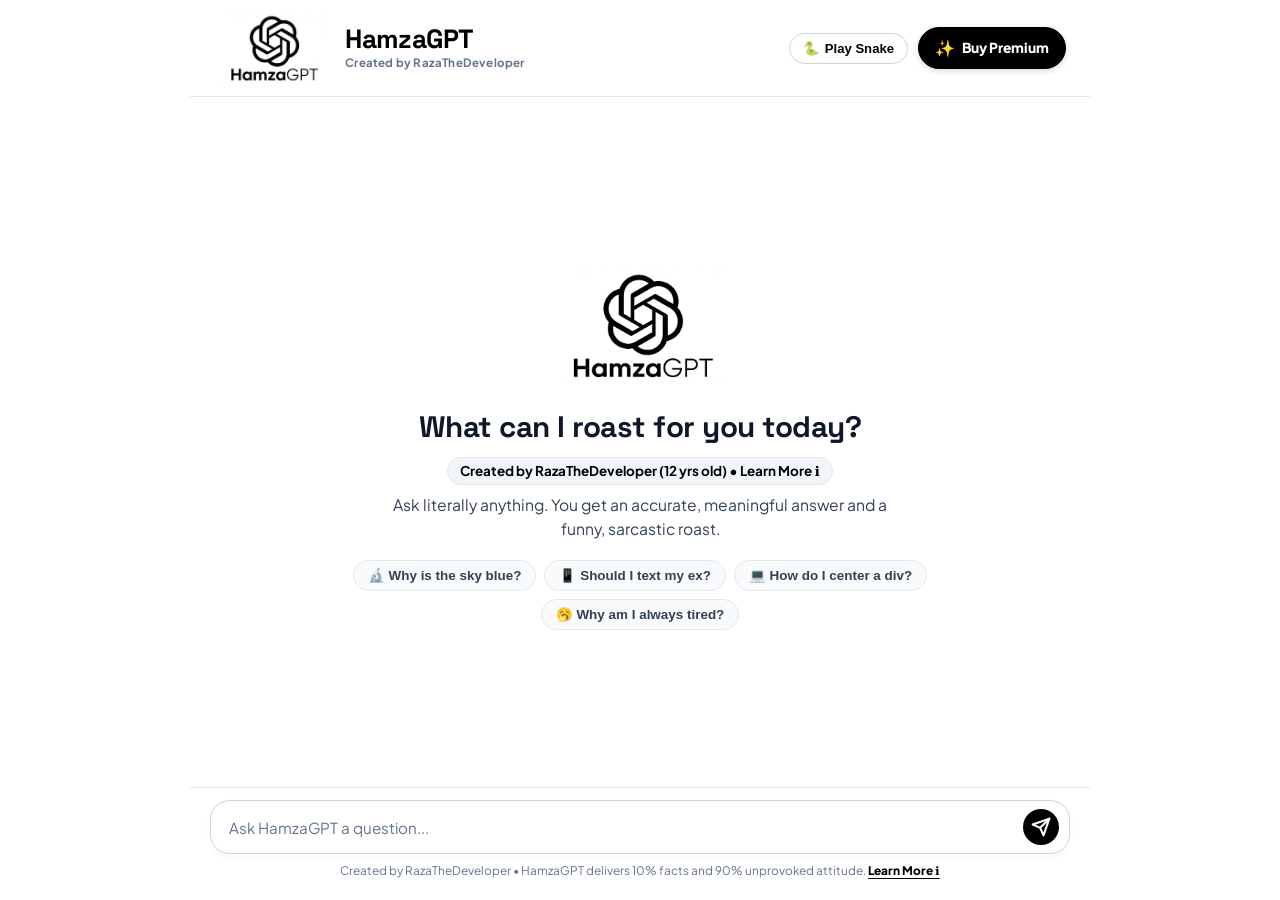
<file: index.html>
<!DOCTYPE html>
<html lang="en">
<head>
  <meta charset="UTF-8">
  <meta name="viewport" content="width=device-width, initial-scale=1.0">
  <title>HamzaGPT | Sassy AI Answers</title>
  <link rel="preconnect" href="https://fonts.googleapis.com">
  <link rel="preconnect" href="https://fonts.gstatic.com" crossorigin>
  <link href="https://fonts.googleapis.com/css2?family=Plus+Jakarta+Sans:wght@400;500;600;700;800&family=Space+Grotesk:wght@600;700;800&display=swap" rel="stylesheet">
  <link rel="stylesheet" href="style.css">
  <link rel="icon" type="image/jpeg" href="logo.jpg">
</head>
<body class="theme-white">

  <!-- 2-Second Splash Loading Screen -->
  <div id="splashLoader" class="splash-screen">
    <div class="splash-content">
      <img src="logo.jpg" alt="HamzaGPT Logo" class="splash-logo">
      <div class="splash-bar">
        <div class="splash-bar-fill"></div>
      </div>
      <p class="splash-tagline">Loading HamzaGPT...</p>
    </div>
  </div>

  <div class="chat-app">
    
    <!-- Clean Header with Big Logo and Buy Premium Button -->
    <header class="app-header">
      <div class="brand">
        <img src="logo.jpg" alt="HamzaGPT Logo" class="brand-logo">
        <div class="brand-text">
          <h1 class="brand-title">HamzaGPT</h1>
          <span class="created-by-badge">Created by RazaTheDeveloper</span>
        </div>
      </div>

      <div class="header-right">
        <!-- Mini Snake Game Button -->
        <button id="snakeGameBtn" class="snake-nav-btn" title="Bored? Play Snake">
          <span>🐍</span>
          <span class="snake-btn-label">Play Snake</span>
        </button>

        <!-- Buy Premium Button (Navigates to premium.html) -->
        <a href="premium.html" class="buy-premium-nav-btn" title="Get HamzaGPT Premium">
          <span class="premium-sparkle">✨</span>
          <span class="premium-btn-label">Buy Premium</span>
        </a>
      </div>
    </header>

    <!-- Main Chat Messages Area -->
    <main class="chat-area" id="chatArea">
      <div class="messages" id="messagesList">
        
        <!-- Welcome Center Box -->
        <div class="welcome-box" id="welcomeBox">
          <div class="welcome-logo-wrap">
            <img src="logo.jpg" alt="HamzaGPT" class="welcome-logo">
          </div>
          <h2>What can I roast for you today?</h2>
          <p class="creator-subtitle"><a href="developer.html" style="color: inherit; text-decoration: none;">Created by RazaTheDeveloper (12 yrs old) • Learn More ℹ️</a></p>
          <p>Ask literally anything. You get an accurate, meaningful answer and a funny, sarcastic roast.</p>
          
          <div class="welcome-prompts">
            <button class="welcome-pill" data-q="Why is the sky blue?">🔬 Why is the sky blue?</button>
            <button class="welcome-pill" data-q="Should I text my ex right now?">📱 Should I text my ex?</button>
            <button class="welcome-pill" data-q="How do I center a div in CSS?">💻 How do I center a div?</button>
            <button class="welcome-pill" data-q="Why am I always tired?">🥱 Why am I always tired?</button>
          </div>
        </div>

      </div>

      <!-- Typing Indicator -->
      <div class="typing-indicator" id="typingIndicator" style="display: none;">
        <div class="typing-avatar">😏</div>
        <div class="typing-pill">
          <div class="typing-dots">
            <span></span><span></span><span></span>
          </div>
          <span id="typingStatusText">Thinking of a witty answer...</span>
        </div>
      </div>
    </main>

    <!-- Bottom Clean Input Form (ChatGPT Style) -->
    <footer class="app-footer">
      <form id="chatForm" class="chat-input-form">
        <div class="input-box">
          <textarea 
            id="userInput" 
            placeholder="Ask HamzaGPT a question..." 
            rows="1" 
            maxlength="500" 
            required></textarea>
          
          <button type="submit" id="sendBtn" class="send-btn" title="Send question">
            <svg width="20" height="20" viewBox="0 0 24 24" fill="none" stroke="currentColor" stroke-width="2.5" stroke-linecap="round" stroke-linejoin="round">
              <line x1="22" y1="2" x2="11" y2="13"></line>
              <polygon points="22 2 15 22 11 13 2 9 22 2"></polygon>
            </svg>
          </button>
        </div>
      </form>
      <div class="footer-note">
        Created by RazaTheDeveloper • HamzaGPT delivers 10% facts and 90% unprovoked attitude.
        <a href="developer.html" class="learn-more-link">Learn More ℹ️</a>
      </div>
    </footer>

  </div>

  <!-- Mini Snake Game Modal -->
  <div id="snakeModal" class="modal-backdrop" style="display: none;">
    <div class="modal-card snake-modal-card">
      <div class="modal-header">
        <div class="snake-modal-title">
          <span class="game-icon">🐍</span>
          <div>
            <h3>HamzaGPT Snake</h3>
            <span class="game-sub">Feed the snake braincells • Don't crash</span>
          </div>
        </div>
        <button id="closeSnakeBtn" class="close-btn">&times;</button>
      </div>

      <div class="modal-body snake-modal-body">
        <div class="snake-stats-bar">
          <div class="snake-score-box">🍎 Score: <strong id="snakeScore">0</strong></div>
          <button id="snakePauseBtn" class="snake-pause-btn" title="Pause Game">⏸️ Pause</button>
          <div class="snake-score-box">🏆 Best: <strong id="snakeHighScore">0</strong></div>
        </div>

        <div id="snakeCommentary" class="snake-commentary">"Don't embarrass yourself."</div>

        <div class="canvas-wrap">
          <canvas id="snakeCanvas" width="320" height="320"></canvas>
          <!-- Game Over Overlay on Canvas -->
          <div id="snakeGameOverOverlay" class="game-over-overlay" style="display: none;">
            <span class="skull-icon">💀</span>
            <h4>Game Over!</h4>
            <p id="snakeRoastText">"Your reflexes are slower than dial-up internet."</p>
            <button id="restartSnakeBtn" class="primary-btn">Play Again 🔁</button>
          </div>
        </div>

        <!-- Ergonomic Touch / Onscreen Controls for Mobile -->
        <div class="mobile-dpad">
          <button class="dpad-btn up" data-dir="up" aria-label="Up">▲</button>
          <div class="dpad-row">
            <button class="dpad-btn left" data-dir="left" aria-label="Left">◀</button>
            <button class="dpad-btn down" data-dir="down" aria-label="Down">▼</button>
            <button class="dpad-btn right" data-dir="right" aria-label="Right">▶</button>
          </div>
        </div>

        <p class="controls-hint">⌨️ <strong>Arrow Keys</strong> / <strong>WASD</strong> • <strong>Space</strong> to Pause • Swipe on canvas</p>
      </div>
    </div>
  </div>

  <script src="app.js"></script>
</body>
</html>
</file>
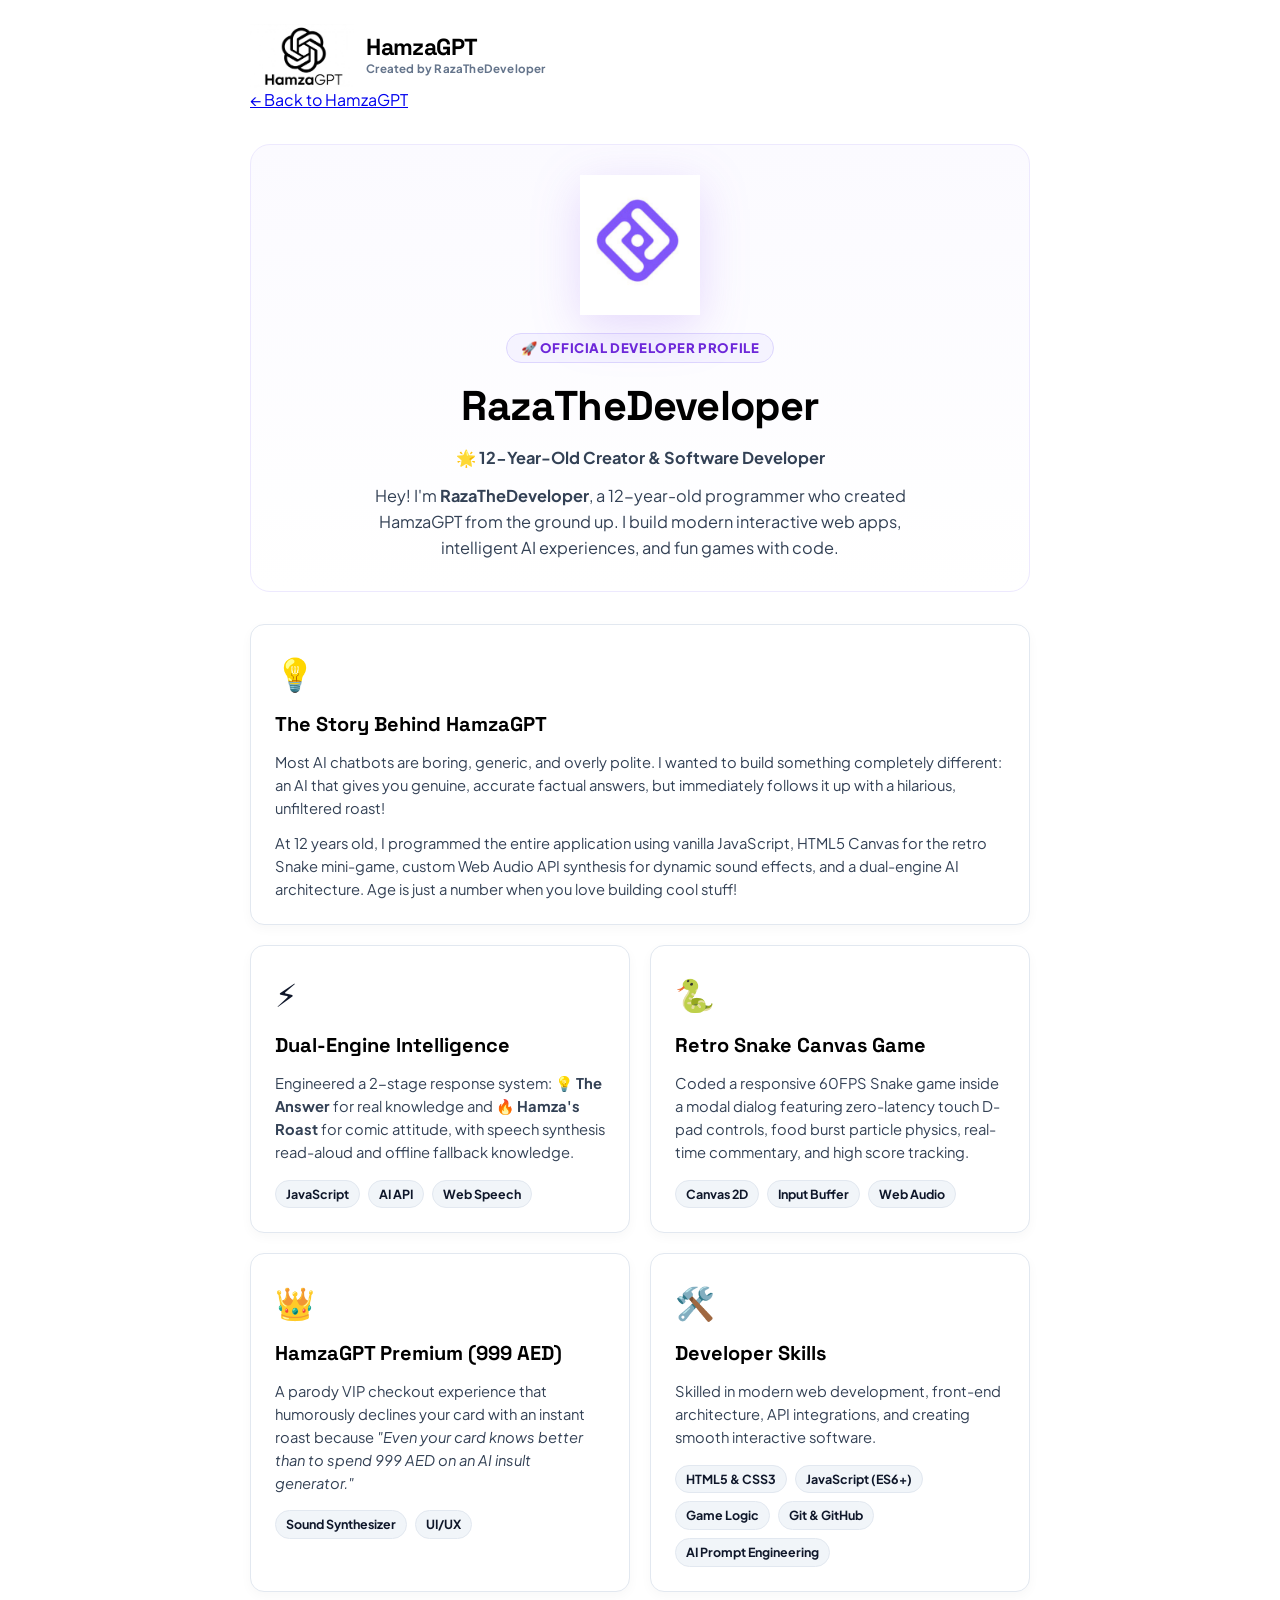
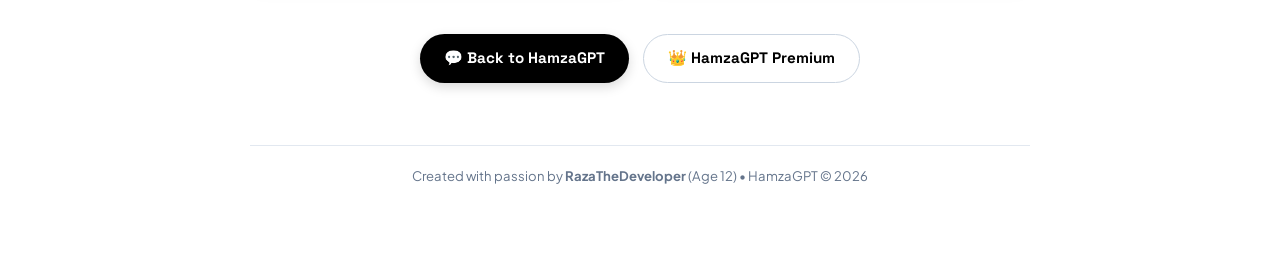
<file: developer.html>
<!DOCTYPE html>
<html lang="en">
<head>
  <meta charset="UTF-8">
  <meta name="viewport" content="width=device-width, initial-scale=1.0">
  <title>About RazaTheDeveloper | Creator of HamzaGPT</title>
  <link rel="preconnect" href="https://fonts.googleapis.com">
  <link rel="preconnect" href="https://fonts.gstatic.com" crossorigin>
  <link href="https://fonts.googleapis.com/css2?family=Plus+Jakarta+Sans:wght@400;500;600;700;800&family=Space+Grotesk:wght@600;700;800&display=swap" rel="stylesheet">
  <link rel="stylesheet" href="style.css">
  <link rel="icon" type="image/png" href="developer-logo.png">
  <style>
    html, body {
      height: auto !important;
      min-height: 100vh !important;
      overflow-y: auto !important;
      background: #ffffff !important;
    }
  </style>
</head>
<body class="theme-white">

  <div class="developer-page">
    
    <!-- Top Navigation -->
    <header class="premium-nav">
      <div class="brand">
        <a href="index.html" style="text-decoration: none; display: flex; align-items: center; gap: 12px;">
          <img src="logo.jpg" alt="HamzaGPT Logo" class="brand-logo" style="height: 64px;">
          <div class="brand-text">
            <h1 class="brand-title" style="font-size: 1.45rem;">HamzaGPT</h1>
            <span class="created-by-badge">Created by RazaTheDeveloper</span>
          </div>
        </a>
      </div>

      <a href="index.html" class="back-link">
        ← Back to HamzaGPT
      </a>
    </header>

    <!-- Developer Hero Section -->
    <section class="dev-hero">
      <img src="developer-logo.png" alt="RazaTheDeveloper Logo" class="dev-hero-logo">
      <span class="dev-badge">🚀 Official Developer Profile</span>
      <h1>RazaTheDeveloper</h1>
      <p class="dev-hero-age">🌟 12-Year-Old Creator & Software Developer</p>
      <p>
        Hey! I'm <strong>RazaTheDeveloper</strong>, a 12-year-old programmer who created HamzaGPT from the ground up. I build modern interactive web apps, intelligent AI experiences, and fun games with code.
      </p>
    </section>

    <!-- Cards Grid -->
    <section class="dev-cards-grid">
      
      <!-- The Story -->
      <div class="dev-card" style="grid-column: 1 / -1;">
        <span class="dev-card-icon">💡</span>
        <h3>The Story Behind HamzaGPT</h3>
        <p>
          Most AI chatbots are boring, generic, and overly polite. I wanted to build something completely different: an AI that gives you genuine, accurate factual answers, but immediately follows it up with a hilarious, unfiltered roast!
        </p>
        <p>
          At 12 years old, I programmed the entire application using vanilla JavaScript, HTML5 Canvas for the retro Snake mini-game, custom Web Audio API synthesis for dynamic sound effects, and a dual-engine AI architecture. Age is just a number when you love building cool stuff!
        </p>
      </div>

      <!-- Feature 1: Dual-Engine AI -->
      <div class="dev-card">
        <span class="dev-card-icon">⚡</span>
        <h3>Dual-Engine Intelligence</h3>
        <p>
          Engineered a 2-stage response system: <strong>💡 The Answer</strong> for real knowledge and <strong>🔥 Hamza's Roast</strong> for comic attitude, with speech synthesis read-aloud and offline fallback knowledge.
        </p>
        <div class="dev-tech-tags">
          <span class="dev-tech-tag">JavaScript</span>
          <span class="dev-tech-tag">AI API</span>
          <span class="dev-tech-tag">Web Speech</span>
        </div>
      </div>

      <!-- Feature 2: Built-in Snake Game -->
      <div class="dev-card">
        <span class="dev-card-icon">🐍</span>
        <h3>Retro Snake Canvas Game</h3>
        <p>
          Coded a responsive 60FPS Snake game inside a modal dialog featuring zero-latency touch D-pad controls, food burst particle physics, real-time commentary, and high score tracking.
        </p>
        <div class="dev-tech-tags">
          <span class="dev-tech-tag">Canvas 2D</span>
          <span class="dev-tech-tag">Input Buffer</span>
          <span class="dev-tech-tag">Web Audio</span>
        </div>
      </div>

      <!-- Feature 3: Sarcastic Premium System -->
      <div class="dev-card">
        <span class="dev-card-icon">👑</span>
        <h3>HamzaGPT Premium (999 AED)</h3>
        <p>
          A parody VIP checkout experience that humorously declines your card with an instant roast because <em>"Even your card knows better than to spend 999 AED on an AI insult generator."</em>
        </p>
        <div class="dev-tech-tags">
          <span class="dev-tech-tag">Sound Synthesizer</span>
          <span class="dev-tech-tag">UI/UX</span>
        </div>
      </div>

      <!-- Tech Stack -->
      <div class="dev-card">
        <span class="dev-card-icon">🛠️</span>
        <h3>Developer Skills</h3>
        <p>
          Skilled in modern web development, front-end architecture, API integrations, and creating smooth interactive software.
        </p>
        <div class="dev-tech-tags">
          <span class="dev-tech-tag">HTML5 & CSS3</span>
          <span class="dev-tech-tag">JavaScript (ES6+)</span>
          <span class="dev-tech-tag">Game Logic</span>
          <span class="dev-tech-tag">Git & GitHub</span>
          <span class="dev-tech-tag">AI Prompt Engineering</span>
        </div>
      </div>

    </section>

    <!-- Bottom Actions -->
    <div class="dev-cta-bar">
      <a href="index.html" class="dev-primary-btn">
        💬 Back to HamzaGPT
      </a>
      <a href="premium.html" class="dev-secondary-btn">
        👑 HamzaGPT Premium
      </a>
    </div>

    <!-- Page Footer -->
    <footer style="text-align: center; margin-top: 30px; padding-top: 20px; border-top: 1px solid var(--border-light); font-size: 0.82rem; color: var(--text-muted);">
      Created with passion by <strong>RazaTheDeveloper</strong> (Age 12) • HamzaGPT © 2026
    </footer>

  </div>

</body>
</html>
</file>
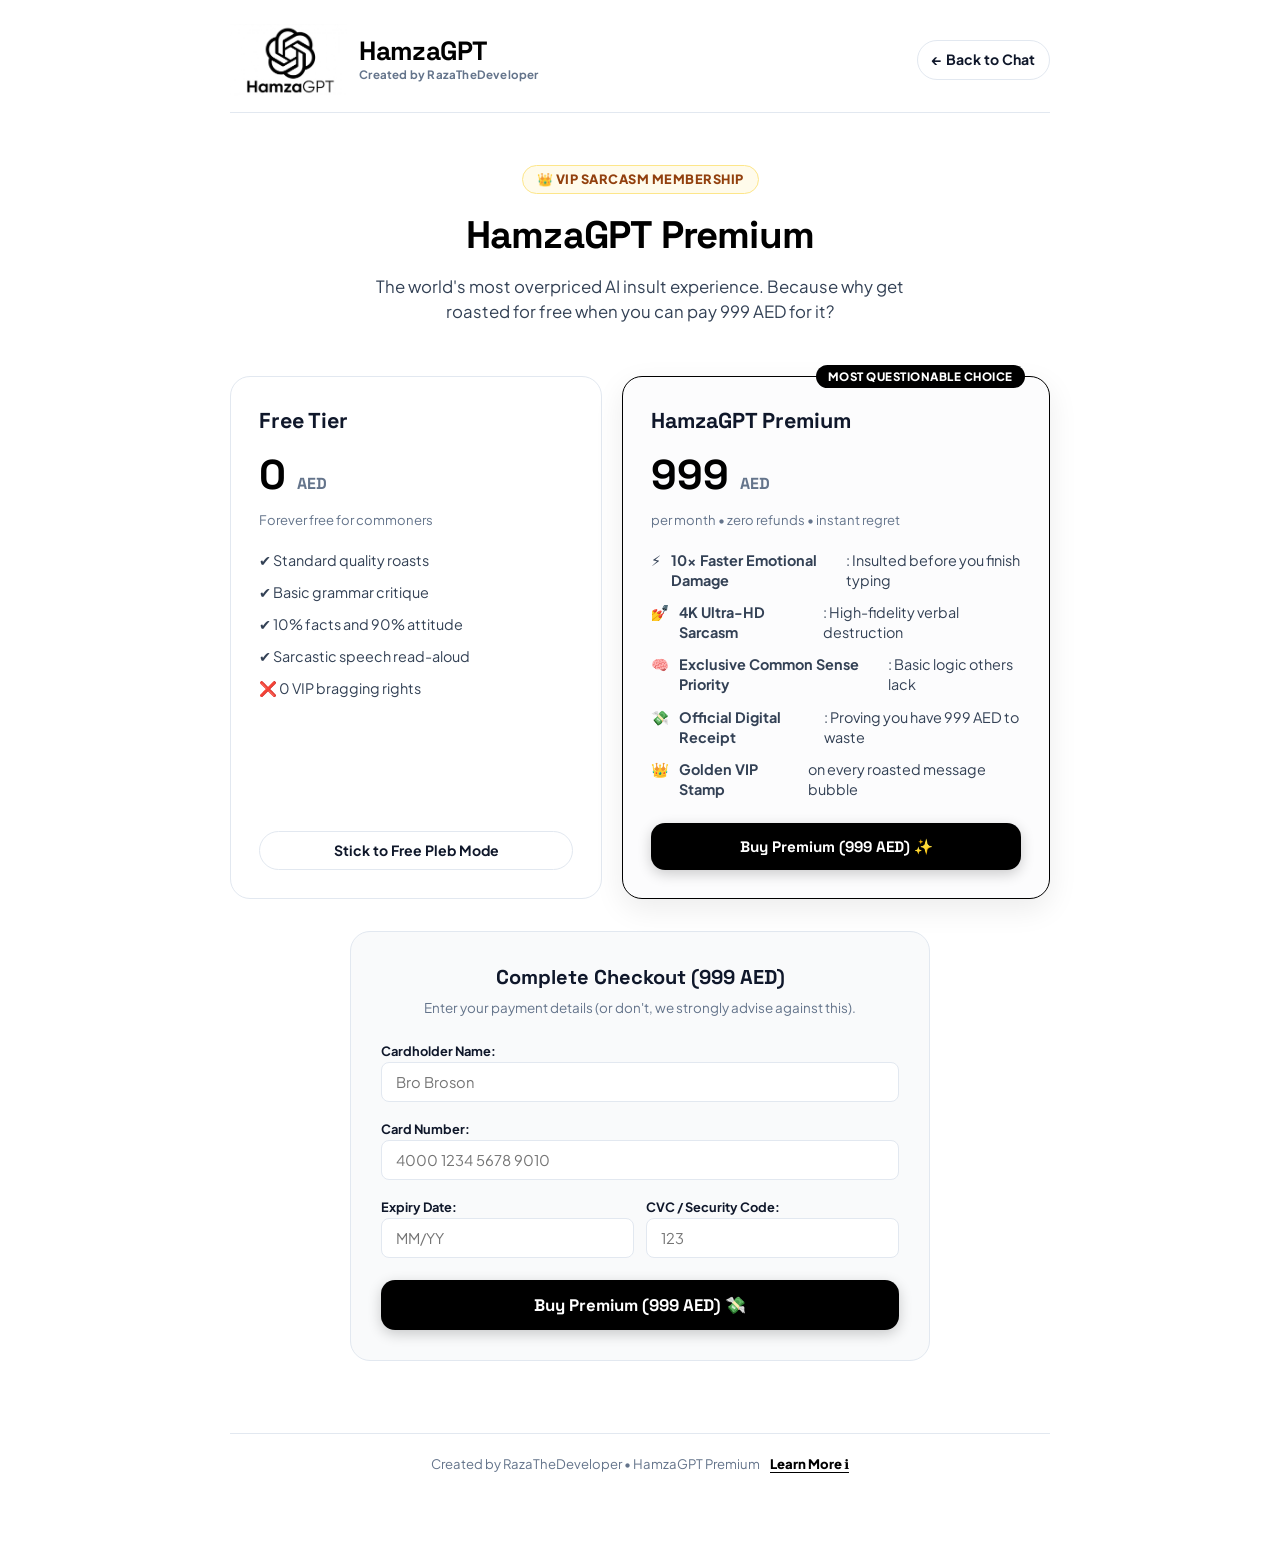
<file: premium.html>
<!DOCTYPE html>
<html lang="en">
<head>
  <meta charset="UTF-8">
  <meta name="viewport" content="width=device-width, initial-scale=1.0">
  <title>Buy HamzaGPT Premium | 999 AED</title>
  <link rel="preconnect" href="https://fonts.googleapis.com">
  <link rel="preconnect" href="https://fonts.gstatic.com" crossorigin>
  <link href="https://fonts.googleapis.com/css2?family=Plus+Jakarta+Sans:wght@400;500;600;700;800&family=Space+Grotesk:wght@600;700;800&display=swap" rel="stylesheet">
  <link rel="stylesheet" href="style.css">
  <link rel="icon" type="image/jpeg" href="logo.jpg">
  <style>
    /* Allow scrolling on Buy Premium page */
    html, body {
      height: auto !important;
      min-height: 100vh !important;
      overflow-y: auto !important;
      overflow-x: hidden !important;
    }

    /* Dedicated Premium Page Specifics */
    .premium-page-container {
      max-width: 860px;
      margin: 0 auto;
      padding: 24px 20px 80px;
      min-height: 100vh;
      display: flex;
      flex-direction: column;
      gap: 32px;
      background: #ffffff;
      overflow: visible !important;
    }

    .premium-nav {
      display: flex;
      align-items: center;
      justify-content: space-between;
      padding-bottom: 16px;
      border-bottom: 1px solid var(--border-light);
    }

    .back-link {
      display: inline-flex;
      align-items: center;
      gap: 6px;
      color: var(--text-primary);
      text-decoration: none;
      font-weight: 700;
      font-size: 0.88rem;
      padding: 8px 14px;
      border-radius: var(--radius-full);
      border: 1px solid var(--border-light);
      transition: all var(--transition);
    }

    .back-link:hover {
      background: #f1f5f9;
      border-color: #000000;
      transform: translateX(-2px);
    }

    .premium-hero {
      text-align: center;
      padding: 20px 0;
    }

    .premium-hero-badge {
      display: inline-flex;
      align-items: center;
      gap: 6px;
      background: #fffbeb;
      border: 1px solid #fde68a;
      color: #92400e;
      font-size: 0.8rem;
      font-weight: 800;
      text-transform: uppercase;
      letter-spacing: 0.5px;
      padding: 4px 14px;
      border-radius: var(--radius-full);
      margin-bottom: 12px;
    }

    .premium-hero h1 {
      font-family: var(--font-display);
      font-size: 2.4rem;
      font-weight: 800;
      letter-spacing: -0.8px;
      color: #000000;
      margin-bottom: 10px;
    }

    .premium-hero p {
      font-size: 1.05rem;
      color: var(--text-secondary);
      max-width: 580px;
      margin: 0 auto;
    }

    /* Comparison Grid */
    .plans-grid {
      display: grid;
      grid-template-columns: 1fr 1.15fr;
      gap: 20px;
      align-items: stretch;
    }

    .plan-card {
      border: 1.5px solid var(--border-light);
      border-radius: var(--radius-lg);
      padding: 28px;
      background: #ffffff;
      display: flex;
      flex-direction: column;
      position: relative;
    }

    .plan-card.featured {
      border-color: #000000;
      box-shadow: 0 10px 30px rgba(0, 0, 0, 0.08);
      background: #fcfcfd;
    }

    .featured-tag {
      position: absolute;
      top: -12px;
      right: 24px;
      background: #000000;
      color: #ffffff;
      font-size: 0.72rem;
      font-weight: 800;
      padding: 3px 12px;
      border-radius: var(--radius-full);
      text-transform: uppercase;
      letter-spacing: 0.5px;
    }

    .plan-name {
      font-family: var(--font-display);
      font-size: 1.35rem;
      font-weight: 800;
      margin-bottom: 6px;
    }

    .plan-price {
      font-family: var(--font-display);
      font-size: 2.6rem;
      font-weight: 800;
      color: #000000;
      margin-bottom: 4px;
    }

    .plan-period {
      font-size: 0.82rem;
      color: var(--text-muted);
      margin-bottom: 20px;
    }

    .plan-perks {
      list-style: none;
      display: flex;
      flex-direction: column;
      gap: 12px;
      margin-bottom: 24px;
      flex: 1;
    }

    .plan-perks li {
      font-size: 0.9rem;
      color: var(--text-secondary);
      display: flex;
      align-items: flex-start;
      gap: 10px;
      line-height: 1.4;
    }

    /* Checkout Card */
    .checkout-section {
      background: #f9fafb;
      border: 1px solid var(--border-light);
      border-radius: var(--radius-lg);
      padding: 30px;
      max-width: 580px;
      margin: 0 auto;
      width: 100%;
    }

    .checkout-section h3 {
      font-family: var(--font-display);
      font-size: 1.25rem;
      font-weight: 800;
      margin-bottom: 6px;
      text-align: center;
    }

    .checkout-section p {
      font-size: 0.84rem;
      color: var(--text-muted);
      text-align: center;
      margin-bottom: 20px;
    }

    .checkout-form {
      display: flex;
      flex-direction: column;
      gap: 14px;
    }

    .checkout-form label {
      font-size: 0.8rem;
      font-weight: 700;
      color: var(--text-primary);
    }

    .checkout-input {
      width: 100%;
      padding: 10px 14px;
      border: 1.5px solid var(--border-light);
      border-radius: var(--radius-sm);
      font-size: 0.92rem;
      font-family: inherit;
      outline: none;
      background: #ffffff;
      transition: border var(--transition);
    }

    .checkout-input:focus {
      border-color: #000000;
    }

    .form-row-2 {
      display: grid;
      grid-template-columns: 1fr 1fr;
      gap: 12px;
    }

    .submit-pay-btn {
      background: #000000;
      color: #ffffff;
      border: none;
      padding: 14px 20px;
      border-radius: var(--radius-md);
      font-family: var(--font-display);
      font-size: 1.05rem;
      font-weight: 800;
      cursor: pointer;
      transition: all var(--transition);
      margin-top: 8px;
      box-shadow: 0 4px 14px rgba(0, 0, 0, 0.2);
    }

    .submit-pay-btn:hover {
      background: #1e293b;
      transform: translateY(-2px);
    }

    .checkout-alert {
      margin-top: 16px;
      padding: 14px;
      background: #fef2f2;
      border: 1.5px solid #fecaca;
      border-radius: var(--radius-sm);
      color: #991b1b;
      font-size: 0.88rem;
      font-weight: 600;
      display: none;
      animation: fadeIn 0.2s ease;
    }

    @media (max-width: 640px) {
      .plans-grid {
        grid-template-columns: 1fr;
      }
      .premium-hero h1 {
        font-size: 1.8rem;
      }
    }
  </style>
</head>
<body class="theme-white">

  <div class="premium-page-container">
    
    <!-- Top Nav with Back Link -->
    <header class="premium-nav">
      <div class="brand">
        <a href="index.html" style="text-decoration: none; display: flex; align-items: center; gap: 12px;">
          <img src="logo.jpg" alt="HamzaGPT Logo" class="brand-logo" style="height: 72px;">
          <div class="brand-text">
            <h1 class="brand-title">HamzaGPT</h1>
            <span class="created-by-badge">Created by RazaTheDeveloper</span>
          </div>
        </a>
      </div>

      <a href="index.html" class="back-link">
        ← Back to Chat
      </a>
    </header>

    <!-- Hero Title -->
    <section class="premium-hero">
      <span class="premium-hero-badge">👑 VIP Sarcasm Membership</span>
      <h1>HamzaGPT Premium</h1>
      <p>The world's most overpriced AI insult experience. Because why get roasted for free when you can pay 999 AED for it?</p>
    </section>

    <!-- Plan Comparison -->
    <section class="plans-grid">
      
      <!-- Free Pleb Tier -->
      <div class="plan-card">
        <h3 class="plan-name">Free Tier</h3>
        <div class="plan-price">0 <span style="font-size: 1rem; color: #64748b;">AED</span></div>
        <div class="plan-period">Forever free for commoners</div>
        <ul class="plan-perks">
          <li>✔️ Standard quality roasts</li>
          <li>✔️ Basic grammar critique</li>
          <li>✔️ 10% facts and 90% attitude</li>
          <li>✔️ Sarcastic speech read-aloud</li>
          <li>❌ 0 VIP bragging rights</li>
        </ul>
        <a href="index.html" class="back-link" style="text-align: center; justify-content: center;">
          Stick to Free Pleb Mode
        </a>
      </div>

      <!-- VIP Premium Tier -->
      <div class="plan-card featured">
        <span class="featured-tag">Most Questionable Choice</span>
        <h3 class="plan-name">HamzaGPT Premium</h3>
        <div class="plan-price">999 <span style="font-size: 1rem; color: #64748b;">AED</span></div>
        <div class="plan-period">per month • zero refunds • instant regret</div>
        <ul class="plan-perks">
          <li>⚡ <strong>10x Faster Emotional Damage</strong>: Insulted before you finish typing</li>
          <li>💅 <strong>4K Ultra-HD Sarcasm</strong>: High-fidelity verbal destruction</li>
          <li>🧠 <strong>Exclusive Common Sense Priority</strong>: Basic logic others lack</li>
          <li>💸 <strong>Official Digital Receipt</strong>: Proving you have 999 AED to waste</li>
          <li>👑 <strong>Golden VIP Stamp</strong> on every roasted message bubble</li>
        </ul>
        <button type="button" id="cardBuyBtn" class="submit-pay-btn" style="width: 100%; margin-top: auto; font-size: 0.95rem;">
          Buy Premium (999 AED) ✨
        </button>
      </div>

    </section>

    <!-- Checkout Card -->
    <section class="checkout-section" id="checkoutSection">
      <h3>Complete Checkout (999 AED)</h3>
      <p>Enter your payment details (or don't, we strongly advise against this).</p>

      <form id="checkoutForm" class="checkout-form" novalidate onsubmit="return false;">
        <div>
          <label for="cardName">Cardholder Name:</label>
          <input type="text" id="cardName" class="checkout-input" placeholder="Bro Broson">
        </div>

        <div>
          <label for="cardNumber">Card Number:</label>
          <input type="text" id="cardNumber" class="checkout-input" placeholder="4000 1234 5678 9010" maxlength="19">
        </div>

        <div class="form-row-2">
          <div>
            <label for="cardExp">Expiry Date:</label>
            <input type="text" id="cardExp" class="checkout-input" placeholder="MM/YY" maxlength="5">
          </div>
          <div>
            <label for="cardCvc">CVC / Security Code:</label>
            <input type="password" id="cardCvc" class="checkout-input" placeholder="123" maxlength="4">
          </div>
        </div>

        <button type="button" id="payBtn" class="submit-pay-btn">
          Buy Premium (999 AED) 💸
        </button>

        <div id="checkoutAlert" class="checkout-alert"></div>
      </form>
    </section>

    <footer style="text-align: center; margin-top: 40px; padding-top: 20px; border-top: 1px solid var(--border-light); font-size: 0.82rem; color: var(--text-muted);">
      Created by RazaTheDeveloper • HamzaGPT Premium
      <a href="developer.html" class="learn-more-link" style="margin-left: 8px;">Learn More ℹ️</a>
    </footer>

  </div>

  <script>
    // Web Audio Sad Trombone on Failed Payment
    function playSadTrombone() {
      const AudioCtx = window.AudioContext || window.webkitAudioContext;
      if (!AudioCtx) return;
      const ctx = new AudioCtx();
      const notes = [
        { f: 293.66, d: 0.28 },
        { f: 277.18, d: 0.28 },
        { f: 261.63, d: 0.28 },
        { f: 246.94, d: 0.65, slide: 200 }
      ];
      let start = ctx.currentTime;
      notes.forEach(n => {
        const osc = ctx.createOscillator();
        const gain = ctx.createGain();
        osc.type = 'sawtooth';
        osc.frequency.setValueAtTime(n.f, start);
        if (n.slide) osc.frequency.exponentialRampToValueAtTime(n.slide, start + n.d);
        gain.gain.setValueAtTime(0.2, start);
        gain.gain.exponentialRampToValueAtTime(0.001, start + n.d);
        osc.connect(gain);
        gain.connect(ctx.destination);
        osc.start(start);
        osc.stop(start + n.d);
        start += n.d + 0.04;
      });
    }

    const form = document.getElementById('checkoutForm');
    const alertBox = document.getElementById('checkoutAlert');
    const payBtn = document.getElementById('payBtn');
    const cardBuyBtn = document.getElementById('cardBuyBtn');

    if (form) {
      form.addEventListener('submit', (e) => {
        e.preventDefault();
        triggerCardRoast();
      });
    }

    if (payBtn) {
      payBtn.addEventListener('click', (e) => {
        e.preventDefault();
        triggerCardRoast();
      });
    }

    if (cardBuyBtn) {
      cardBuyBtn.addEventListener('click', (e) => {
        e.preventDefault();
        triggerCardRoast();
      });
    }

    function triggerCardRoast() {
      playSadTrombone();
      
      const updateButton = (btn) => {
        if (!btn) return;
        btn.style.background = "#ef4444";
        btn.textContent = "⚠️ Bank Declined: Even your card knows better!";
        setTimeout(() => {
          btn.style.background = "#000000";
          btn.textContent = "Buy Premium (999 AED) 💸";
        }, 4000);
      };

      updateButton(payBtn);
      updateButton(cardBuyBtn);

      alertBox.style.display = 'block';
      alertBox.innerHTML = `
        <div style="font-size: 1.05rem; font-weight: 800; margin-bottom: 6px;">
          🛑 Bank Declined: Even your card knows better!
        </div>
        <div style="font-size: 0.9rem; line-height: 1.5; color: #7f1d1d;">
          Your card literally refused this transaction with reason:<br>
          <strong>"Even your debit card has enough common sense to know you shouldn't spend 999 AED on an AI insult generator. Go buy groceries instead."</strong>
        </div>
      `;

      alertBox.scrollIntoView({ behavior: 'smooth', block: 'center' });
    }
  </script>
</body>
</html>
</file>
<file: style.css>
/* ========================================================
   HAMZAGPT - CLEAN CHATGPT AESTHETIC & PURE WHITE THEME
   ======================================================== */

:root {
  --bg-main: #ffffff;
  --bg-secondary: #f8fafc;
  --bg-card: #f9fafb;
  --bg-card-border: #e2e8f0;
  
  --text-primary: #0f172a;
  --text-secondary: #334155;
  --text-muted: #64748b;
  
  --border-light: #e2e8f0;
  --border-medium: #cbd5e1;
  --border-focus: #000000;
  
  --accent-red: #ef4444;

  --radius-sm: 8px;
  --radius-md: 14px;
  --radius-lg: 20px;
  --radius-full: 9999px;

  --font-main: 'Plus Jakarta Sans', system-ui, -apple-system, sans-serif;
  --font-display: 'Space Grotesk', system-ui, sans-serif;
  --transition: 0.15s ease;
}

* {
  box-sizing: border-box;
  margin: 0;
  padding: 0;
}

html, body {
  min-height: 100%;
}

body {
  font-family: var(--font-main);
  background-color: var(--bg-main) !important;
  color: var(--text-primary);
  display: flex;
  flex-direction: column;
  line-height: 1.5;
}

/* Master App Container */
.chat-app {
  display: flex;
  flex-direction: column;
  height: 100vh;
  width: 100%;
  max-width: 900px;
  margin: 0 auto;
  position: relative;
  background-color: var(--bg-main);
  overflow: hidden;
}

/* ========================================================
   2-SECOND SPLASH LOADING SCREEN
   ======================================================== */
.splash-screen {
  position: fixed;
  inset: 0;
  background: #ffffff;
  z-index: 99999;
  display: flex;
  align-items: center;
  justify-content: center;
  transition: opacity 0.45s cubic-bezier(0.4, 0, 0.2, 1), visibility 0.45s ease;
}

.splash-content {
  display: flex;
  flex-direction: column;
  align-items: center;
  text-align: center;
  gap: 14px;
}

.splash-logo {
  width: 240px;
  height: auto;
  max-height: 160px;
  object-fit: contain;
  animation: splashPulse 2s ease-in-out infinite;
}

@keyframes splashPulse {
  0%, 100% { transform: scale(1); opacity: 0.95; }
  50% { transform: scale(1.04); opacity: 1; }
}

.splash-bar {
  width: 180px;
  height: 3px;
  background: #f1f5f9;
  border-radius: 9999px;
  overflow: hidden;
  margin-top: 4px;
}

.splash-bar-fill {
  height: 100%;
  width: 0%;
  background: #000000;
  border-radius: 9999px;
  animation: splashFill 1.9s cubic-bezier(0.4, 0, 0.2, 1) forwards;
}

@keyframes splashFill {
  0% { width: 0%; }
  35% { width: 55%; }
  75% { width: 85%; }
  100% { width: 100%; }
}

.splash-tagline {
  font-size: 0.84rem;
  font-weight: 600;
  color: #64748b;
  letter-spacing: 0.3px;
}

.splash-screen.fade-out {
  opacity: 0;
  visibility: hidden;
  pointer-events: none;
}

/* ========================================================
   HEADER & BIG LOGO
   ======================================================== */
.app-header {
  display: flex;
  align-items: center;
  justify-content: space-between;
  padding: 12px 24px;
  border-bottom: 1px solid var(--border-light);
  background: #ffffff;
  flex-shrink: 0;
  z-index: 10;
  gap: 16px;
}

.brand {
  display: flex;
  align-items: center;
  gap: 14px;
}

/* Big Crisp Brand Logo */
.brand-logo {
  height: 72px;
  width: auto;
  max-width: 240px;
  object-fit: contain;
  display: block;
  transition: transform var(--transition);
}

.brand-logo:hover {
  transform: scale(1.03);
}

.brand-title {
  font-family: var(--font-display);
  font-size: 1.65rem;
  font-weight: 800;
  color: #000000;
  letter-spacing: -0.6px;
  line-height: 1.1;
}

.brand-text {
  display: flex;
  flex-direction: column;
  justify-content: center;
}

.created-by-badge {
  font-size: 0.72rem;
  font-weight: 700;
  color: #64748b;
  letter-spacing: 0.2px;
}

.creator-subtitle {
  font-size: 0.84rem !important;
  font-weight: 700;
  color: #000000 !important;
  background: #f1f5f9;
  display: inline-block;
  padding: 3px 12px;
  border-radius: var(--radius-full);
  margin-bottom: 8px !important;
  border: 1px solid var(--border-light);
}

.header-right {
  display: flex;
  align-items: center;
  gap: 10px;
}

/* Mini Snake Game Button */
.snake-nav-btn {
  display: inline-flex;
  align-items: center;
  gap: 6px;
  background: #ffffff;
  color: #000000;
  border: 1.5px solid var(--border-medium);
  padding: 7px 13px;
  border-radius: var(--radius-full);
  font-size: 0.82rem;
  font-weight: 700;
  cursor: pointer;
  transition: all var(--transition);
}

.snake-nav-btn:hover {
  background: #f1f5f9;
  border-color: #000000;
  transform: translateY(-1px);
}

/* Clean Buy Premium Button */
.buy-premium-nav-btn {
  display: inline-flex;
  align-items: center;
  gap: 7px;
  background: #000000;
  color: #ffffff;
  border: 1px solid #000000;
  padding: 8px 16px;
  border-radius: var(--radius-full);
  font-size: 0.86rem;
  font-weight: 700;
  cursor: pointer;
  text-decoration: none;
  transition: all var(--transition);
  box-shadow: 0 2px 6px rgba(0, 0, 0, 0.15);
}

.buy-premium-nav-btn:hover {
  background: #1e293b;
  transform: translateY(-1px);
  box-shadow: 0 4px 12px rgba(0, 0, 0, 0.22);
  color: #ffffff;
}

.buy-premium-nav-btn .premium-sparkle {
  font-size: 1rem;
}

.buy-premium-nav-btn .premium-btn-label {
  font-weight: 800;
}

/* ========================================================
   CHAT AREA & WELCOME HERO
   ======================================================== */
.chat-area {
  flex: 1;
  overflow-y: auto;
  padding: 24px 20px 10px;
  display: flex;
  flex-direction: column;
  scroll-behavior: smooth;
}

.chat-area::-webkit-scrollbar {
  width: 6px;
}
.chat-area::-webkit-scrollbar-thumb {
  background: #cbd5e1;
  border-radius: 4px;
}

.messages {
  display: flex;
  flex-direction: column;
  gap: 20px;
  min-height: 100%;
}

.welcome-box {
  display: flex;
  flex-direction: column;
  align-items: center;
  justify-content: center;
  text-align: center;
  margin: auto 0;
  padding: 30px 16px;
}

.welcome-logo-wrap {
  margin-bottom: 16px;
}

/* Big Welcome Center Logo */
.welcome-logo {
  height: 115px;
  width: auto;
  object-fit: contain;
}

.welcome-box h2 {
  font-family: var(--font-display);
  font-size: 1.85rem;
  font-weight: 700;
  letter-spacing: -0.5px;
  margin-bottom: 8px;
  color: var(--text-primary);
}

.welcome-box p {
  font-size: 0.98rem;
  color: var(--text-secondary);
  max-width: 520px;
  margin-bottom: 20px;
}

.welcome-prompts {
  display: flex;
  flex-wrap: wrap;
  gap: 8px;
  justify-content: center;
  max-width: 650px;
}

.welcome-pill {
  background: #f8fafc;
  border: 1px solid var(--border-light);
  color: var(--text-secondary);
  padding: 7px 14px;
  border-radius: var(--radius-full);
  font-size: 0.84rem;
  font-weight: 600;
  cursor: pointer;
  transition: all var(--transition);
}

.welcome-pill:hover {
  background: #ffffff;
  border-color: #000000;
  color: #000000;
  transform: translateY(-1px);
  box-shadow: 0 2px 6px rgba(0, 0, 0, 0.05);
}

/* ========================================================
   MESSAGE BUBBLES
   ======================================================== */
.message-wrapper {
  display: flex;
  gap: 12px;
  animation: messageSlide 0.2s cubic-bezier(0.16, 1, 0.3, 1) forwards;
}

@keyframes messageSlide {
  from { opacity: 0; transform: translateY(8px); }
  to { opacity: 1; transform: translateY(0); }
}

.message-wrapper.bot-wrapper {
  align-self: flex-start;
  max-width: 90%;
}

.message-wrapper.user-wrapper {
  align-self: flex-end;
  flex-direction: row-reverse;
  max-width: 82%;
}

.msg-avatar {
  width: 36px;
  height: 36px;
  border-radius: 50%;
  background: #f1f5f9;
  border: 1px solid var(--border-light);
  display: flex;
  align-items: center;
  justify-content: center;
  font-size: 18px;
  flex-shrink: 0;
}

.user-wrapper .msg-avatar {
  background: #000000;
  color: #ffffff;
  border-color: #000000;
}

.msg-bubble {
  padding: 16px 20px;
  border-radius: var(--radius-lg);
  font-size: 0.95rem;
  line-height: 1.6;
}

.bot-bubble {
  background: #ffffff;
  border: 1px solid var(--border-light);
  border-top-left-radius: 4px;
  box-shadow: 0 1px 4px rgba(0, 0, 0, 0.05);
}

.user-bubble {
  background: #000000;
  color: #ffffff;
  border-top-right-radius: 4px;
  box-shadow: 0 2px 8px rgba(0, 0, 0, 0.1);
}

.msg-header {
  display: flex;
  align-items: center;
  gap: 8px;
  margin-bottom: 10px;
  font-size: 0.76rem;
}

.msg-sender {
  font-weight: 700;
  color: var(--text-primary);
}

.user-wrapper .msg-sender {
  color: #ffffff;
}

.msg-time {
  color: var(--text-muted);
}

.msg-tag {
  background: #f1f5f9;
  color: #475569;
  padding: 2px 8px;
  border-radius: var(--radius-sm);
  font-size: 0.68rem;
  font-weight: 700;
  text-transform: uppercase;
  margin-left: auto;
}

/* Meaningful Answer & Funny Roast Sections */
.answer-section {
  margin-bottom: 12px;
}

.section-label {
  font-size: 0.75rem;
  font-weight: 700;
  text-transform: uppercase;
  letter-spacing: 0.5px;
  color: var(--text-muted);
  margin-bottom: 4px;
}

.answer-text {
  font-size: 0.95rem;
  color: var(--text-primary);
  line-height: 1.6;
}

.roast-section {
  margin-top: 10px;
  padding: 12px 14px;
  background: #fef2f2;
  border-left: 3.5px solid var(--accent-red);
  border-radius: 0 var(--radius-sm) var(--radius-sm) 0;
}

.roast-label {
  font-size: 0.74rem;
  font-weight: 800;
  color: #991b1b;
  text-transform: uppercase;
  letter-spacing: 0.5px;
  margin-bottom: 4px;
}

.roast-text {
  font-size: 0.93rem;
  font-weight: 600;
  color: #7f1d1d;
  line-height: 1.5;
}

.msg-actions {
  display: flex;
  align-items: center;
  justify-content: flex-end;
  gap: 8px;
  margin-top: 12px;
  padding-top: 8px;
  border-top: 1px solid var(--border-light);
}

.action-pill-btn {
  background: #f8fafc;
  border: 1px solid var(--border-light);
  color: var(--text-muted);
  font-size: 0.76rem;
  font-weight: 600;
  padding: 4px 10px;
  border-radius: var(--radius-sm);
  cursor: pointer;
  display: inline-flex;
  align-items: center;
  gap: 4px;
  transition: all var(--transition);
}

.action-pill-btn:hover {
  background: #ffffff;
  border-color: #000000;
  color: var(--text-primary);
}

/* Typing Indicator */
.typing-indicator {
  display: flex;
  gap: 12px;
  align-self: flex-start;
  margin-top: 4px;
}

.typing-avatar {
  width: 34px;
  height: 34px;
  border-radius: 50%;
  background: #f1f5f9;
  border: 1px solid var(--border-light);
  display: flex;
  align-items: center;
  justify-content: center;
  font-size: 17px;
  flex-shrink: 0;
}

.typing-pill {
  background: #f8fafc;
  border: 1px solid var(--border-light);
  padding: 8px 14px;
  border-radius: var(--radius-full);
  display: flex;
  align-items: center;
  gap: 10px;
  font-size: 0.8rem;
  color: var(--text-secondary);
}

.typing-dots {
  display: flex;
  gap: 4px;
}

.typing-dots span {
  width: 6px;
  height: 6px;
  border-radius: 50%;
  background: #000000;
  animation: typingBounce 1.2s infinite ease-in-out both;
}

.typing-dots span:nth-child(1) { animation-delay: -0.32s; }
.typing-dots span:nth-child(2) { animation-delay: -0.16s; }

@keyframes typingBounce {
  0%, 80%, 100% { opacity: 0.2; transform: scale(0.8); }
  40% { opacity: 1; transform: scale(1.1); }
}

/* ========================================================
   BOTTOM INPUT FOOTER (ChatGPT STYLE)
   ======================================================== */
.app-footer {
  padding: 12px 20px 20px;
  background: #ffffff;
  border-top: 1px solid var(--border-light);
  flex-shrink: 0;
}

.chat-input-form {
  width: 100%;
}

.input-box {
  display: flex;
  align-items: center;
  background: #ffffff;
  border: 1.5px solid #cbd5e1;
  border-radius: var(--radius-lg);
  padding: 8px 10px 8px 18px;
  box-shadow: 0 2px 6px rgba(0, 0, 0, 0.04);
  transition: border-color var(--transition), box-shadow var(--transition);
}

.input-box:focus-within {
  border-color: #000000;
  box-shadow: 0 0 0 3px rgba(0, 0, 0, 0.06);
}

textarea#userInput {
  flex: 1;
  background: transparent;
  border: none;
  outline: none;
  font-family: inherit;
  font-size: 0.95rem;
  color: var(--text-primary);
  resize: none;
  line-height: 1.4;
  max-height: 120px;
  padding: 4px 0;
}

textarea#userInput::placeholder {
  color: var(--text-muted);
}

.send-btn {
  width: 36px;
  height: 36px;
  border-radius: 50%;
  background: #000000;
  border: none;
  color: #ffffff;
  cursor: pointer;
  display: flex;
  align-items: center;
  justify-content: center;
  transition: all var(--transition);
  flex-shrink: 0;
  margin-left: 8px;
}

.send-btn:hover {
  background: #1e293b;
  transform: scale(1.05);
}

.send-btn:active {
  transform: scale(0.95);
}

.footer-note {
  text-align: center;
  margin-top: 8px;
  font-size: 0.74rem;
  color: var(--text-muted);
}

/* ========================================================
   MINI SNAKE GAME MODAL & CONTROLS
   ======================================================== */
.modal-backdrop {
  position: fixed;
  inset: 0;
  background: rgba(0, 0, 0, 0.5);
  backdrop-filter: blur(4px);
  z-index: 100;
  display: flex;
  align-items: center;
  justify-content: center;
  padding: 16px;
}

.modal-card {
  background: #ffffff;
  border-radius: var(--radius-lg);
  width: 100%;
  max-width: 420px;
  box-shadow: 0 25px 50px rgba(0, 0, 0, 0.2);
  overflow: hidden;
  animation: scaleModal 0.16s ease;
}

@keyframes scaleModal {
  from { transform: scale(0.96); opacity: 0; }
  to { transform: scale(1); opacity: 1; }
}

.modal-header {
  display: flex;
  align-items: center;
  justify-content: space-between;
  padding: 16px 20px;
  border-bottom: 1px solid var(--border-light);
}

.close-btn {
  background: transparent;
  border: none;
  font-size: 1.5rem;
  color: var(--text-muted);
  cursor: pointer;
  line-height: 1;
}

.close-btn:hover {
  color: var(--text-primary);
}

.snake-modal-title {
  display: flex;
  align-items: center;
  gap: 10px;
}

.game-icon {
  font-size: 1.6rem;
}

.snake-modal-title h3 {
  font-family: var(--font-display);
  font-size: 1.2rem;
  font-weight: 800;
}

.game-sub {
  font-size: 0.72rem;
  color: var(--text-muted);
  display: block;
}

.snake-modal-body {
  padding: 20px;
  display: flex;
  flex-direction: column;
  align-items: center;
  gap: 14px;
}

.snake-stats-bar {
  display: flex;
  justify-content: space-between;
  align-items: center;
  width: 100%;
  max-width: 320px;
  gap: 8px;
}

.snake-score-box {
  background: #f1f5f9;
  border: 1px solid var(--border-light);
  padding: 6px 12px;
  border-radius: var(--radius-full);
  font-size: 0.8rem;
  font-weight: 700;
  display: flex;
  align-items: center;
  gap: 4px;
}

.snake-score-box strong {
  font-size: 0.95rem;
  color: #000000;
}

.snake-pause-btn {
  background: #ffffff;
  border: 1.5px solid var(--border-medium);
  color: #000000;
  padding: 5px 12px;
  border-radius: var(--radius-full);
  font-size: 0.78rem;
  font-weight: 700;
  cursor: pointer;
  transition: all var(--transition);
}

.snake-pause-btn:hover {
  background: #f1f5f9;
  border-color: #000000;
}

.snake-commentary {
  font-size: 0.78rem;
  font-weight: 700;
  color: #64748b;
  font-style: italic;
  text-align: center;
  min-height: 18px;
  transition: color 0.3s ease;
}

.canvas-wrap {
  position: relative;
  width: 320px;
  height: 320px;
  border: 2.5px solid #000000;
  border-radius: var(--radius-md);
  overflow: hidden;
  background: #ffffff;
  box-shadow: 0 8px 24px rgba(0, 0, 0, 0.1);
  touch-action: none;
}

canvas#snakeCanvas {
  display: block;
}

.game-over-overlay {
  position: absolute;
  inset: 0;
  background: rgba(0, 0, 0, 0.9);
  backdrop-filter: blur(4px);
  display: flex;
  flex-direction: column;
  align-items: center;
  justify-content: center;
  text-align: center;
  color: #ffffff;
  padding: 24px 20px;
  gap: 12px;
  animation: fadeIn 0.18s ease;
}

.skull-icon {
  font-size: 2.4rem;
}

.game-over-overlay h4 {
  font-family: var(--font-display);
  font-size: 1.5rem;
  font-weight: 800;
  color: #ef4444;
}

.game-over-overlay p {
  font-size: 0.88rem;
  color: #e2e8f0;
  font-style: italic;
  max-width: 260px;
  line-height: 1.45;
}

.primary-btn {
  background: #ffffff;
  color: #000000;
  border: none;
  padding: 10px 22px;
  border-radius: var(--radius-full);
  font-weight: 800;
  font-size: 0.88rem;
  cursor: pointer;
  transition: all var(--transition);
  box-shadow: 0 4px 14px rgba(255, 255, 255, 0.2);
}

.primary-btn:hover {
  background: #f1f5f9;
  transform: scale(1.05);
}

/* Ergonomic Modern D-Pad */
.mobile-dpad {
  display: flex;
  flex-direction: column;
  align-items: center;
  gap: 6px;
  margin-top: 6px;
}

.dpad-row {
  display: flex;
  gap: 8px;
}

.dpad-btn {
  width: 52px;
  height: 44px;
  background: #ffffff;
  border: 1.5px solid var(--border-medium);
  border-radius: var(--radius-sm);
  font-size: 1.15rem;
  font-weight: 800;
  color: #000000;
  cursor: pointer;
  display: flex;
  align-items: center;
  justify-content: center;
  user-select: none;
  -webkit-user-select: none;
  touch-action: manipulation;
  box-shadow: 0 2px 4px rgba(0, 0, 0, 0.06);
  transition: all 0.1s ease;
}

.dpad-btn:hover {
  background: #f8fafc;
  border-color: #000000;
}

.dpad-btn:active, .dpad-btn.active {
  background: #000000;
  color: #ffffff;
  border-color: #000000;
  transform: scale(0.92);
  box-shadow: none;
}

.learn-more-link {
  display: inline-flex;
  align-items: center;
  gap: 4px;
  color: #000000;
  font-weight: 800;
  text-decoration: underline;
  text-underline-offset: 3px;
  transition: color var(--transition);
}

.learn-more-link:hover {
  color: #7c3aed;
}

/* ========================================================
   DEVELOPER PAGE STYLES (RazaTheDeveloper)
   ======================================================== */
.developer-page {
  max-width: 820px;
  margin: 0 auto;
  padding: 24px 20px 80px;
  min-height: 100vh;
  display: flex;
  flex-direction: column;
  gap: 32px;
  background: #ffffff;
}

.dev-hero {
  display: flex;
  flex-direction: column;
  align-items: center;
  text-align: center;
  padding: 30px 20px;
  background: linear-gradient(180deg, #fbfaff 0%, #ffffff 100%);
  border: 1.5px solid #ede9fe;
  border-radius: var(--radius-lg);
  position: relative;
  overflow: hidden;
}

.dev-hero-logo {
  width: 140px;
  height: 140px;
  object-fit: contain;
  margin-bottom: 18px;
  filter: drop-shadow(0 12px 24px rgba(124, 58, 237, 0.18));
  transition: transform 0.3s cubic-bezier(0.34, 1.56, 0.64, 1);
}

.dev-hero-logo:hover {
  transform: scale(1.08) rotate(4deg);
}

.dev-badge {
  display: inline-flex;
  align-items: center;
  gap: 6px;
  background: #f5f3ff;
  border: 1px solid #ddd6fe;
  color: #6d28d9;
  font-size: 0.82rem;
  font-weight: 800;
  text-transform: uppercase;
  letter-spacing: 0.6px;
  padding: 4px 14px;
  border-radius: var(--radius-full);
  margin-bottom: 12px;
}

.dev-hero h1 {
  font-family: var(--font-display);
  font-size: 2.6rem;
  font-weight: 800;
  letter-spacing: -0.8px;
  color: #000000;
  margin-bottom: 8px;
}

.dev-hero-age {
  font-size: 1.15rem;
  font-weight: 700;
  color: #7c3aed;
  margin-bottom: 12px;
}

.dev-hero p {
  font-size: 1.02rem;
  color: var(--text-secondary);
  max-width: 580px;
  line-height: 1.6;
}

.dev-cards-grid {
  display: grid;
  grid-template-columns: repeat(auto-fit, minmax(260px, 1fr));
  gap: 20px;
}

.dev-card {
  background: #ffffff;
  border: 1.5px solid var(--border-light);
  border-radius: var(--radius-md);
  padding: 24px;
  display: flex;
  flex-direction: column;
  gap: 12px;
  box-shadow: 0 4px 12px rgba(0, 0, 0, 0.03);
  transition: transform var(--transition), border-color var(--transition);
}

.dev-card:hover {
  transform: translateY(-2px);
  border-color: #000000;
}

.dev-card-icon {
  font-size: 2rem;
}

.dev-card h3 {
  font-family: var(--font-display);
  font-size: 1.25rem;
  font-weight: 800;
  color: #000000;
}

.dev-card p {
  font-size: 0.92rem;
  color: var(--text-secondary);
  line-height: 1.55;
}

.dev-tech-tags {
  display: flex;
  flex-wrap: wrap;
  gap: 8px;
  margin-top: 4px;
}

.dev-tech-tag {
  background: #f1f5f9;
  border: 1px solid var(--border-light);
  color: var(--text-primary);
  font-size: 0.78rem;
  font-weight: 700;
  padding: 4px 10px;
  border-radius: var(--radius-full);
}

.dev-cta-bar {
  display: flex;
  justify-content: center;
  gap: 14px;
  flex-wrap: wrap;
  margin-top: 10px;
}

.dev-primary-btn {
  background: #000000;
  color: #ffffff;
  text-decoration: none;
  font-family: var(--font-display);
  font-size: 0.95rem;
  font-weight: 800;
  padding: 12px 24px;
  border-radius: var(--radius-full);
  display: inline-flex;
  align-items: center;
  gap: 8px;
  transition: all var(--transition);
  box-shadow: 0 4px 12px rgba(0, 0, 0, 0.15);
}

.dev-primary-btn:hover {
  background: #1e293b;
  transform: translateY(-1px);
}

.dev-secondary-btn {
  background: #ffffff;
  color: #000000;
  border: 1.5px solid var(--border-medium);
  text-decoration: none;
  font-family: var(--font-display);
  font-size: 0.95rem;
  font-weight: 800;
  padding: 12px 24px;
  border-radius: var(--radius-full);
  display: inline-flex;
  align-items: center;
  gap: 8px;
  transition: all var(--transition);
}

.dev-secondary-btn:hover {
  background: #f1f5f9;
  border-color: #000000;
  transform: translateY(-1px);
}

/* Responsive */
@media (max-width: 640px) {
  .app-header { padding: 10px 16px; }
  .brand-logo { height: 50px; }
  .welcome-box h2 { font-size: 1.4rem; }
}
</file>
